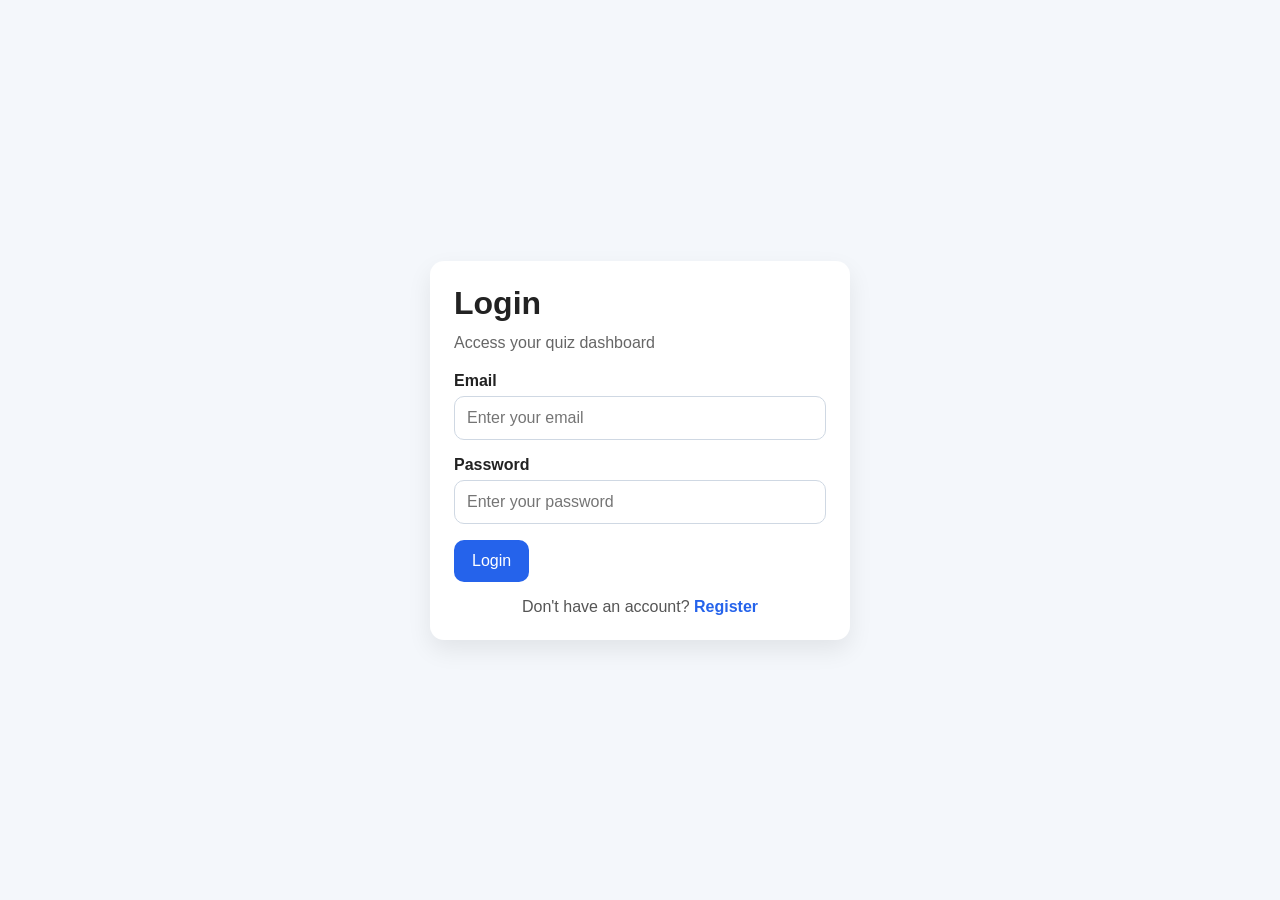
<file: index.html>
<!DOCTYPE html>
<html lang="en">
<head>
  <meta charset="UTF-8" />
  <meta name="viewport" content="width=device-width, initial-scale=1.0" />
  <title>Login | Quiz App</title>
  <link rel="stylesheet" href="./css/style.css" />
  <link rel="stylesheet" href="./css/auth.css" />
</head>
<body>
  <div class="page-center">
    <div class="card auth-card">
      <h1>Login</h1>
      <p class="subtitle">Access your quiz dashboard</p>

      <form id="loginForm">
        <div class="form-group">
          <label for="loginEmail">Email</label>
          <input type="email" id="loginEmail" placeholder="Enter your email" required />
        </div>

        <div class="form-group">
          <label for="loginPassword">Password</label>
          <input type="password" id="loginPassword" placeholder="Enter your password" required />
        </div>

        <button type="submit" class="btn btn-primary">Login</button>
        <p id="loginMessage" class="message"></p>
      </form>

      <p class="switch-link">
        Don't have an account?
        <a href="./register.html">Register</a>
      </p>
    </div>
  </div>

  <script src="./js/storage.js"></script>
  <script src="./js/auth.js"></script>
</body>
</html>
</file>
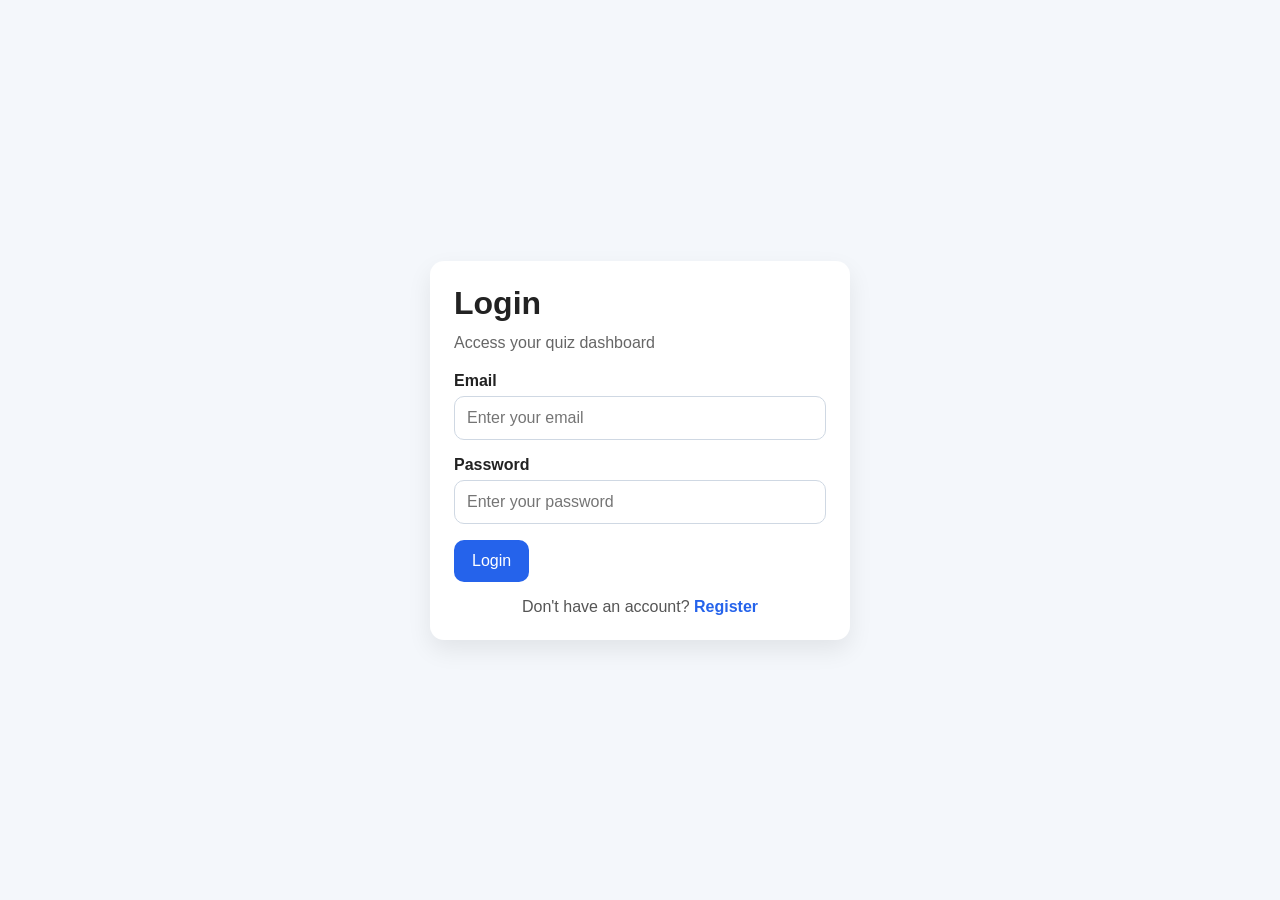
<file: dashboard.html>
<!DOCTYPE html>
<html lang="en">
<head>
  <meta charset="UTF-8" />
  <meta name="viewport" content="width=device-width, initial-scale=1.0" />
  <title>Dashboard | Quiz App</title>
  <link rel="stylesheet" href="./css/style.css" />
</head>
<body>
  <div class="container">
    <div class="card dashboard-card">
      <h1 id="welcomeText">Welcome</h1>
      <p class="subtitle">Ready to test your JavaScript knowledge?</p>

      <div class="dashboard-actions">
        <a href="./quiz.html" class="btn btn-primary">Start Quiz</a>
        <button id="logoutBtn" class="btn btn-secondary">Logout</button>
      </div>
    </div>
  </div>

  <script src="./js/storage.js"></script>
  <script>
    protectPage();

    const currentUser = getCurrentUser();
    const welcomeText = document.getElementById("welcomeText");
    const logoutBtn = document.getElementById("logoutBtn");

    if (currentUser) {
      welcomeText.textContent = `Welcome, ${currentUser.username}`;
    }

    logoutBtn.addEventListener("click", () => {
      logoutUser();
      window.location.href = "index.html";
    });
  </script>
</body>
</html>
</file>
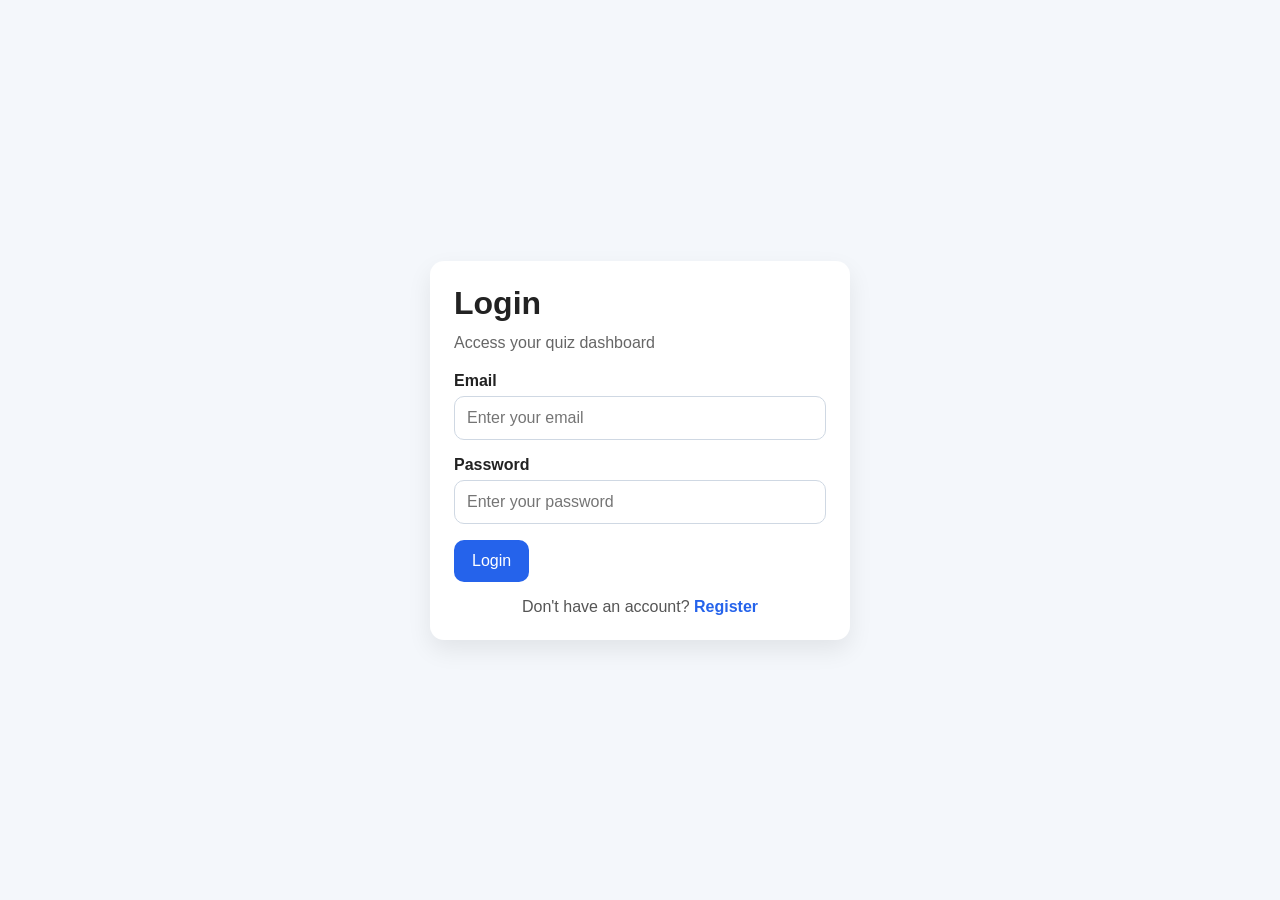
<file: quiz.html>
<!DOCTYPE html>
<html lang="en">
<head>
  <meta charset="UTF-8" />
  <meta name="viewport" content="width=device-width, initial-scale=1.0" />
  <title>Quiz | Quiz App</title>
  <link rel="stylesheet" href="css/style.css" />
  <link rel="stylesheet" href="css/quiz.css" />
</head>
<body>
  <div class="container">
    <div class="card quiz-card">
      <div class="quiz-top">
        <div id="progressText" class="progress-text">Question 1 of 5</div>
        <button id="logoutBtn" class="btn btn-secondary btn-small">Logout</button>
      </div>

      <div class="progress-bar-wrap">
        <div id="progressBar" class="progress-bar"></div>
      </div>

      <h2 id="questionText">Question text</h2>

      <div id="optionsContainer" class="options-container"></div>

      <div class="quiz-actions">
        <button id="nextBtn" class="btn btn-primary">Next</button>
      </div>

      <p id="quizMessage" class="message"></p>
    </div>
  </div>

  <script src="./js/data.js"></script>
  <script src="/js/storage.js"></script>
  <script src="./js/quiz.js"></script>
</body>
</html>
</file>
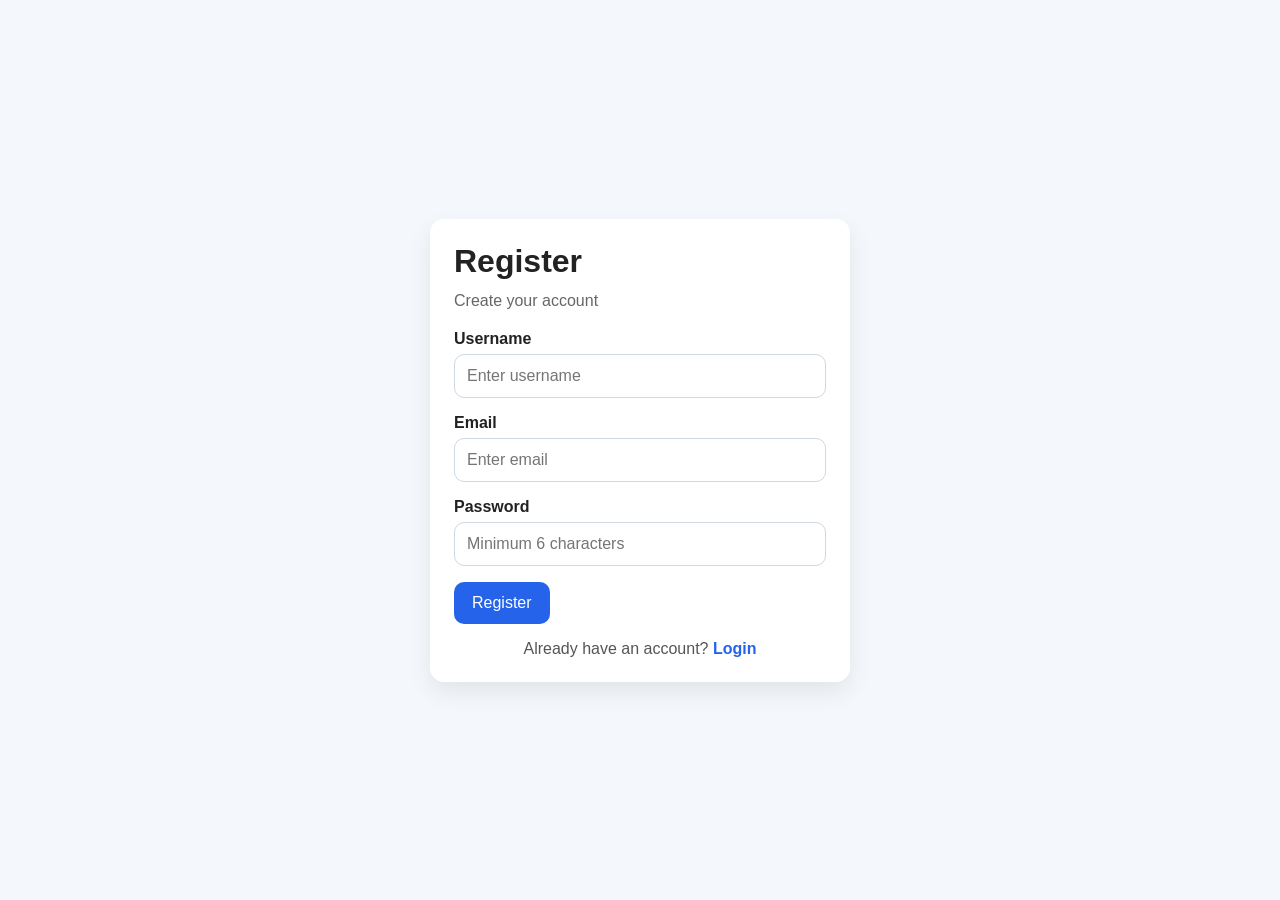
<file: register.html>
<!DOCTYPE html>
<html lang="en">
<head>
  <meta charset="UTF-8" />
  <meta name="viewport" content="width=device-width, initial-scale=1.0" />
  <title>Register | Quiz App</title>
  <link rel="stylesheet" href="css/style.css" />
  <link rel="stylesheet" href="./css/auth.css" />
</head>
<body>
  <div class="page-center">
    <div class="card auth-card">
      <h1>Register</h1>
      <p class="subtitle">Create your account</p>

      <form id="registerForm">
        <div class="form-group">
          <label for="registerUsername">Username</label>
          <input type="text" id="registerUsername" placeholder="Enter username" required />
        </div>

        <div class="form-group">
          <label for="registerEmail">Email</label>
          <input type="email" id="registerEmail" placeholder="Enter email" required />
        </div>

        <div class="form-group">
          <label for="registerPassword">Password</label>
          <input type="password" id="registerPassword" placeholder="Minimum 6 characters" required />
        </div>

        <button type="submit" class="btn btn-primary">Register</button>
        <p id="registerMessage" class="message"></p>
      </form>

      <p class="switch-link">
        Already have an account?
        <a href="./index.html">Login</a>
      </p>
    </div>
  </div>

  <script src="js/storage.js"></script>
  <script src="./js/auth.js"></script>
</body>
</html>
</file>
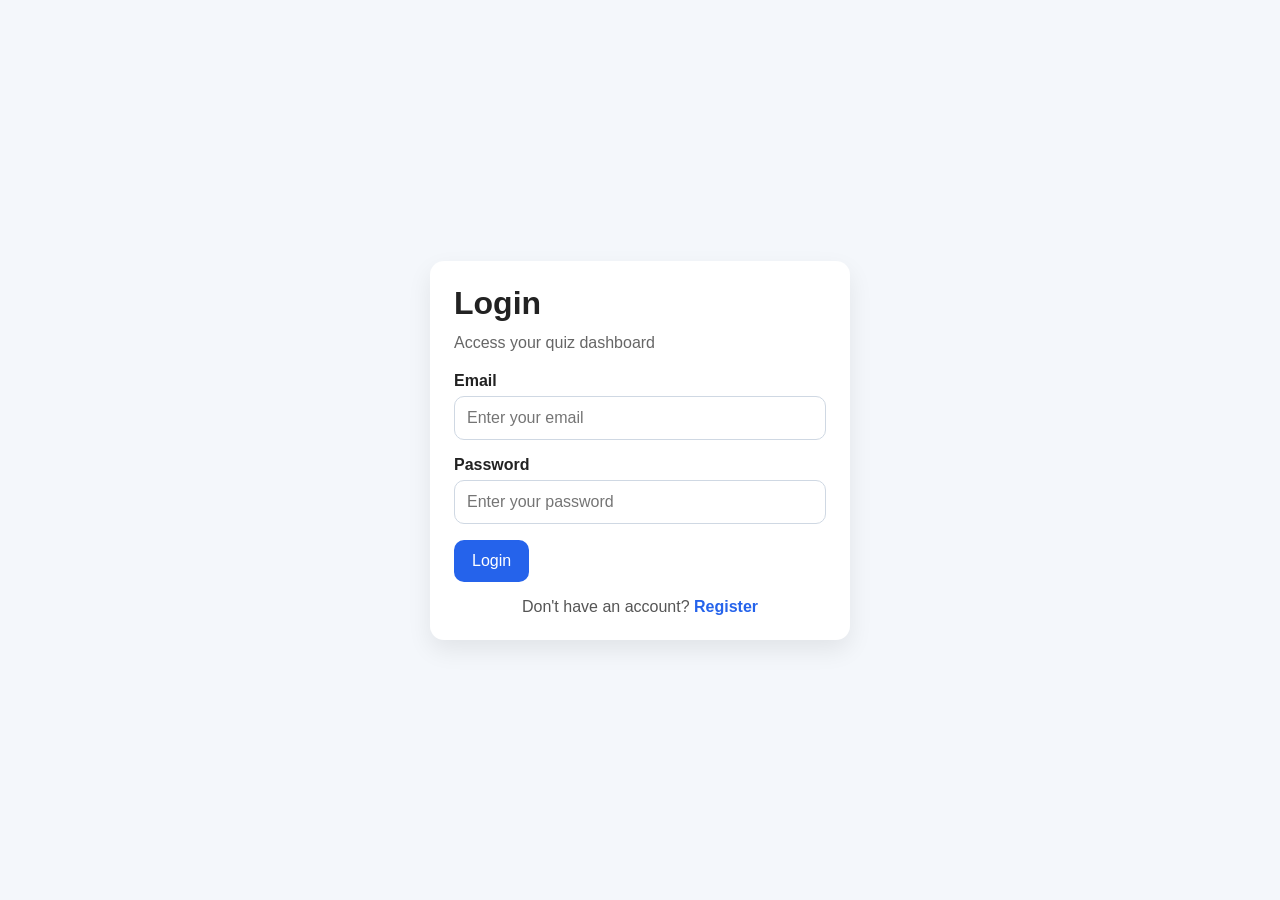
<file: result.html>
<!DOCTYPE html>
<html lang="en">
<head>
  <meta charset="UTF-8" />
  <meta name="viewport" content="width=device-width, initial-scale=1.0" />
  <title>Result | Quiz App</title>
  <link rel="stylesheet" href="css/style.css" />
  <link rel="stylesheet" href="css/quiz.css" />
</head>
<body>
  <div class="container">
    <div class="card result-card">
      <h1>Quiz Result</h1>
      <div class="result-stats">
        <p><strong>Total Questions:</strong> <span id="totalQuestions">0</span></p>
        <p><strong>Correct Answers:</strong> <span id="correctAnswers">0</span></p>
        <p><strong>Score:</strong> <span id="scoreText">0%</span></p>
      </div>

      <div class="dashboard-actions">
        <button id="restartBtn" class="btn btn-primary">Restart Quiz</button>
        <button id="logoutBtn" class="btn btn-secondary">Logout</button>
      </div>
    </div>
  </div>

  <script src="js/storage.js"></script>
  <script src="js/result.js"></script>
</body>
</html>
</file>
<file: css/style.css>
* {
  margin: 0;
  padding: 0;
  box-sizing: border-box;
}

body {
  font-family: Arial, sans-serif;
  background: #f4f7fb;
  color: #222;
  min-height: 100vh;
}

.page-center,
.container {
  min-height: 100vh;
  display: flex;
  justify-content: center;
  align-items: center;
  padding: 20px;
}

.card {
  background: #fff;
  width: 100%;
  max-width: 500px;
  border-radius: 14px;
  box-shadow: 0 10px 25px rgba(0, 0, 0, 0.08);
  padding: 24px;
}

h1, h2 {
  margin-bottom: 12px;
}

.subtitle {
  color: #666;
  margin-bottom: 20px;
}

.form-group {
  margin-bottom: 16px;
}

label {
  display: block;
  margin-bottom: 6px;
  font-weight: 600;
}

input {
  width: 100%;
  padding: 12px;
  border: 1px solid #cfd8e3;
  border-radius: 10px;
  font-size: 16px;
  outline: none;
}

input:focus {
  border-color: #2563eb;
}

.btn {
  border: none;
  outline: none;
  padding: 12px 18px;
  border-radius: 10px;
  font-size: 16px;
  cursor: pointer;
  transition: 0.2s ease;
  text-decoration: none;
  display: inline-block;
  text-align: center;
}

.btn-primary {
  background: #2563eb;
  color: #fff;
}

.btn-primary:hover {
  background: #1d4ed8;
}

.btn-secondary {
  background: #e5e7eb;
  color: #111827;
}

.btn-secondary:hover {
  background: #d1d5db;
}

.btn-small {
  padding: 8px 14px;
  font-size: 14px;
}

.message {
  margin-top: 14px;
  font-size: 14px;
  font-weight: 600;
}

.success {
  color: #16a34a;
}

.error {
  color: #dc2626;
}

.dashboard-actions {
  display: flex;
  gap: 12px;
  flex-wrap: wrap;
  margin-top: 20px;
}

@media (max-width: 600px) {
  .card {
    padding: 18px;
  }

  .btn {
    width: 100%;
  }

  .dashboard-actions {
    flex-direction: column;
  }
}
</file>
<file: css/auth.css>
.auth-card {
  max-width: 420px;
}

.switch-link {
  margin-top: 16px;
  text-align: center;
  color: #555;
}

.switch-link a {
  color: #2563eb;
  text-decoration: none;
  font-weight: 600;
}
</file>
<file: css/quiz.css>
.quiz-card,
.result-card {
  max-width: 700px;
}

.quiz-top {
  display: flex;
  justify-content: space-between;
  align-items: center;
  gap: 10px;
  margin-bottom: 14px;
}

.progress-text {
  font-weight: 700;
  color: #374151;
}

.progress-bar-wrap {
  width: 100%;
  height: 10px;
  background: #e5e7eb;
  border-radius: 999px;
  overflow: hidden;
  margin-bottom: 20px;
}

.progress-bar {
  height: 100%;
  width: 0%;
  background: #2563eb;
  transition: width 0.3s ease;
}

.options-container {
  display: grid;
  gap: 12px;
  margin: 20px 0;
}

.option-btn {
  width: 100%;
  padding: 14px;
  border: 1px solid #cfd8e3;
  background: #fff;
  border-radius: 10px;
  text-align: left;
  cursor: pointer;
  font-size: 15px;
}

.option-btn:hover {
  border-color: #2563eb;
}

.option-btn.selected {
  background: #dbeafe;
  border-color: #2563eb;
}

.quiz-actions {
  margin-top: 16px;
}

.result-stats p {
  margin: 12px 0;
  font-size: 18px;
}
</file>
